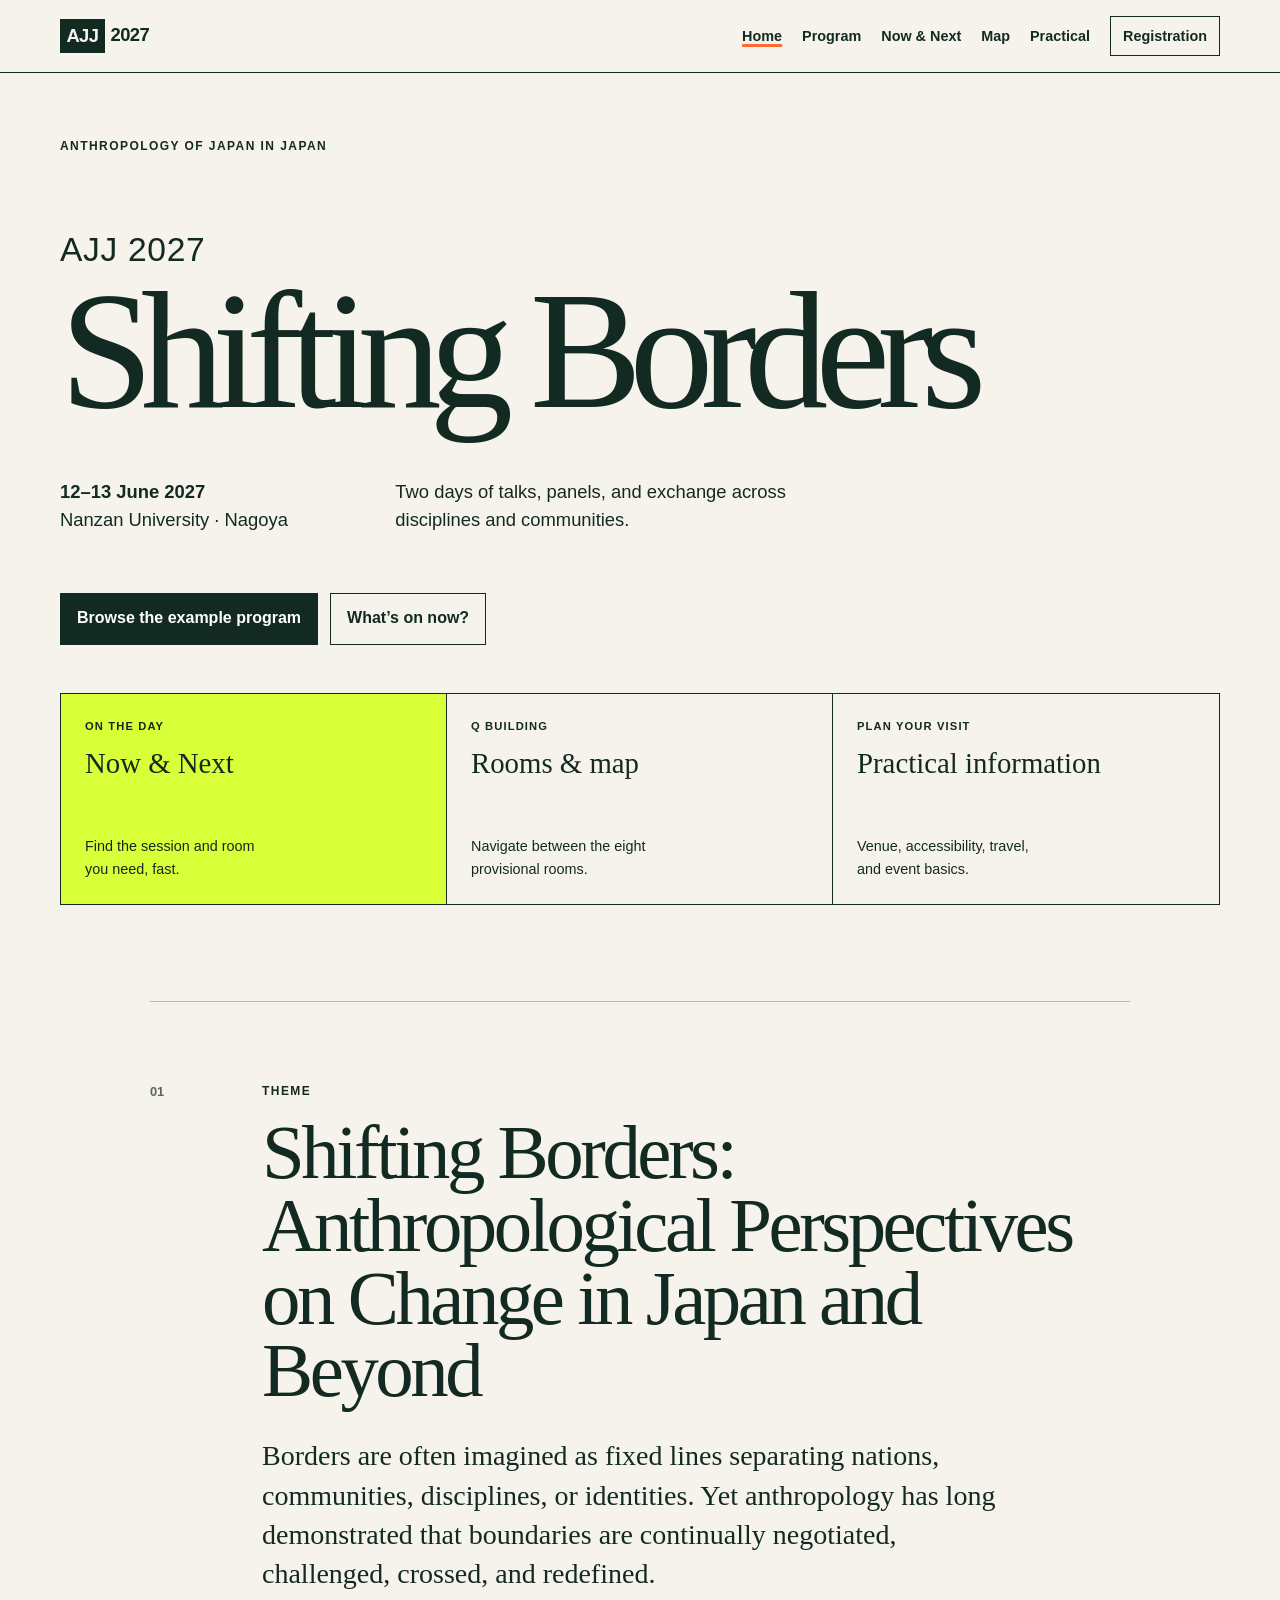
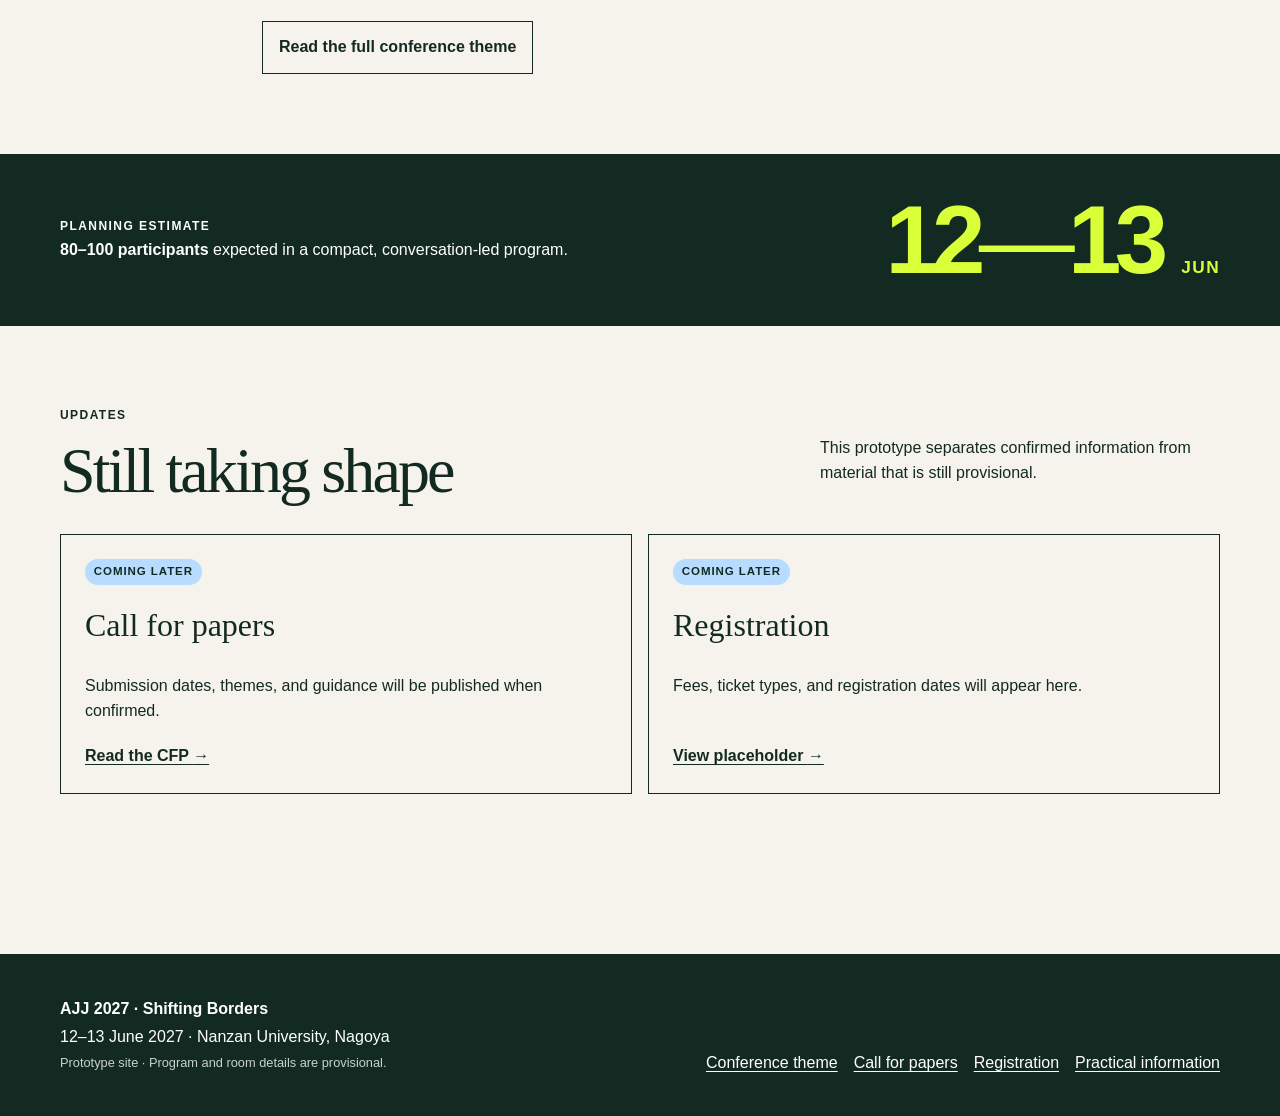
<file: index.html>
<!doctype html>
<html lang="en">
<head>
  <meta charset="utf-8">
  <meta name="viewport" content="width=device-width, initial-scale=1">
  <meta name="theme-color" content="#132a22">
  <meta name="description" content="AJJ 2027: Shifting Borders, 12–13 June 2027 at Nanzan University, Nagoya.">
  <title>AJJ 2027 — Shifting Borders</title>
  <link rel="icon" href="assets/favicon.svg" type="image/svg+xml">
  <link rel="stylesheet" href="assets/styles.css">
  <script src="assets/site.js" defer></script>
</head>
<body>
  <a class="skip-link" href="#main">Skip to main content</a>
  <header class="site-header" data-header></header>
  <main id="main">
    <section class="hero wrap">
      <div class="eyebrow">Anthropology of Japan in Japan</div>
      <h1><span>AJJ 2027</span> Shifting Borders</h1>
      <div class="hero-meta">
        <p><strong>12–13 June 2027</strong><br>Nanzan University · Nagoya</p>
        <p>Two days of talks, panels, and exchange across disciplines and communities.</p>
      </div>
      <div class="hero-actions">
        <a class="button button-primary" href="program.html">Browse the example program</a>
        <a class="button" href="now.html">What’s on now?</a>
      </div>
    </section>

    <section class="quick-grid wrap" aria-label="Conference essentials">
      <a class="quick-card quick-now" href="now.html">
        <span class="card-kicker">On the day</span>
        <strong>Now &amp; Next</strong>
        <span>Find the session and room you need, fast.</span>
      </a>
      <a class="quick-card" href="map.html">
        <span class="card-kicker">Q Building</span>
        <strong>Rooms &amp; map</strong>
        <span>Navigate between the eight provisional rooms.</span>
      </a>
      <a class="quick-card" href="practical.html">
        <span class="card-kicker">Plan your visit</span>
        <strong>Practical information</strong>
        <span>Venue, accessibility, travel, and event basics.</span>
      </a>
    </section>

    <section class="statement wrap narrow">
      <div class="section-number" aria-hidden="true">01</div>
      <div>
        <p class="eyebrow">Theme</p>
        <h2>Shifting Borders: Anthropological Perspectives on Change in Japan and Beyond</h2>
        <p class="lede">Borders are often imagined as fixed lines separating nations, communities, disciplines, or identities. Yet anthropology has long demonstrated that boundaries are continually negotiated, challenged, crossed, and redefined.</p>
        <a class="button" href="theme.html">Read the full conference theme</a>
      </div>
    </section>

    <section class="notice-band">
      <div class="wrap notice-inner">
        <div>
          <p class="eyebrow">Planning estimate</p>
          <p><strong>80–100 participants</strong> expected in a compact, conversation-led program.</p>
        </div>
        <div class="date-mark" aria-label="12 and 13 June">12<span>—</span>13 <small>JUN</small></div>
      </div>
    </section>

    <section class="wrap cards-section">
      <div class="section-heading">
        <div><p class="eyebrow">Updates</p><h2>Still taking shape</h2></div>
        <p>This prototype separates confirmed information from material that is still provisional.</p>
      </div>
      <div class="info-grid">
        <article class="info-card"><span class="status status-placeholder">Coming later</span><h3>Call for papers</h3><p>Submission dates, themes, and guidance will be published when confirmed.</p><a href="cfp.html">Read the CFP <span aria-hidden="true">→</span></a></article>
        <article class="info-card"><span class="status status-placeholder">Coming later</span><h3>Registration</h3><p>Fees, ticket types, and registration dates will appear here.</p><a href="registration.html">View placeholder <span aria-hidden="true">→</span></a></article>
      </div>
    </section>
  </main>
  <footer class="site-footer" data-footer></footer>
</body>
</html>
</file>
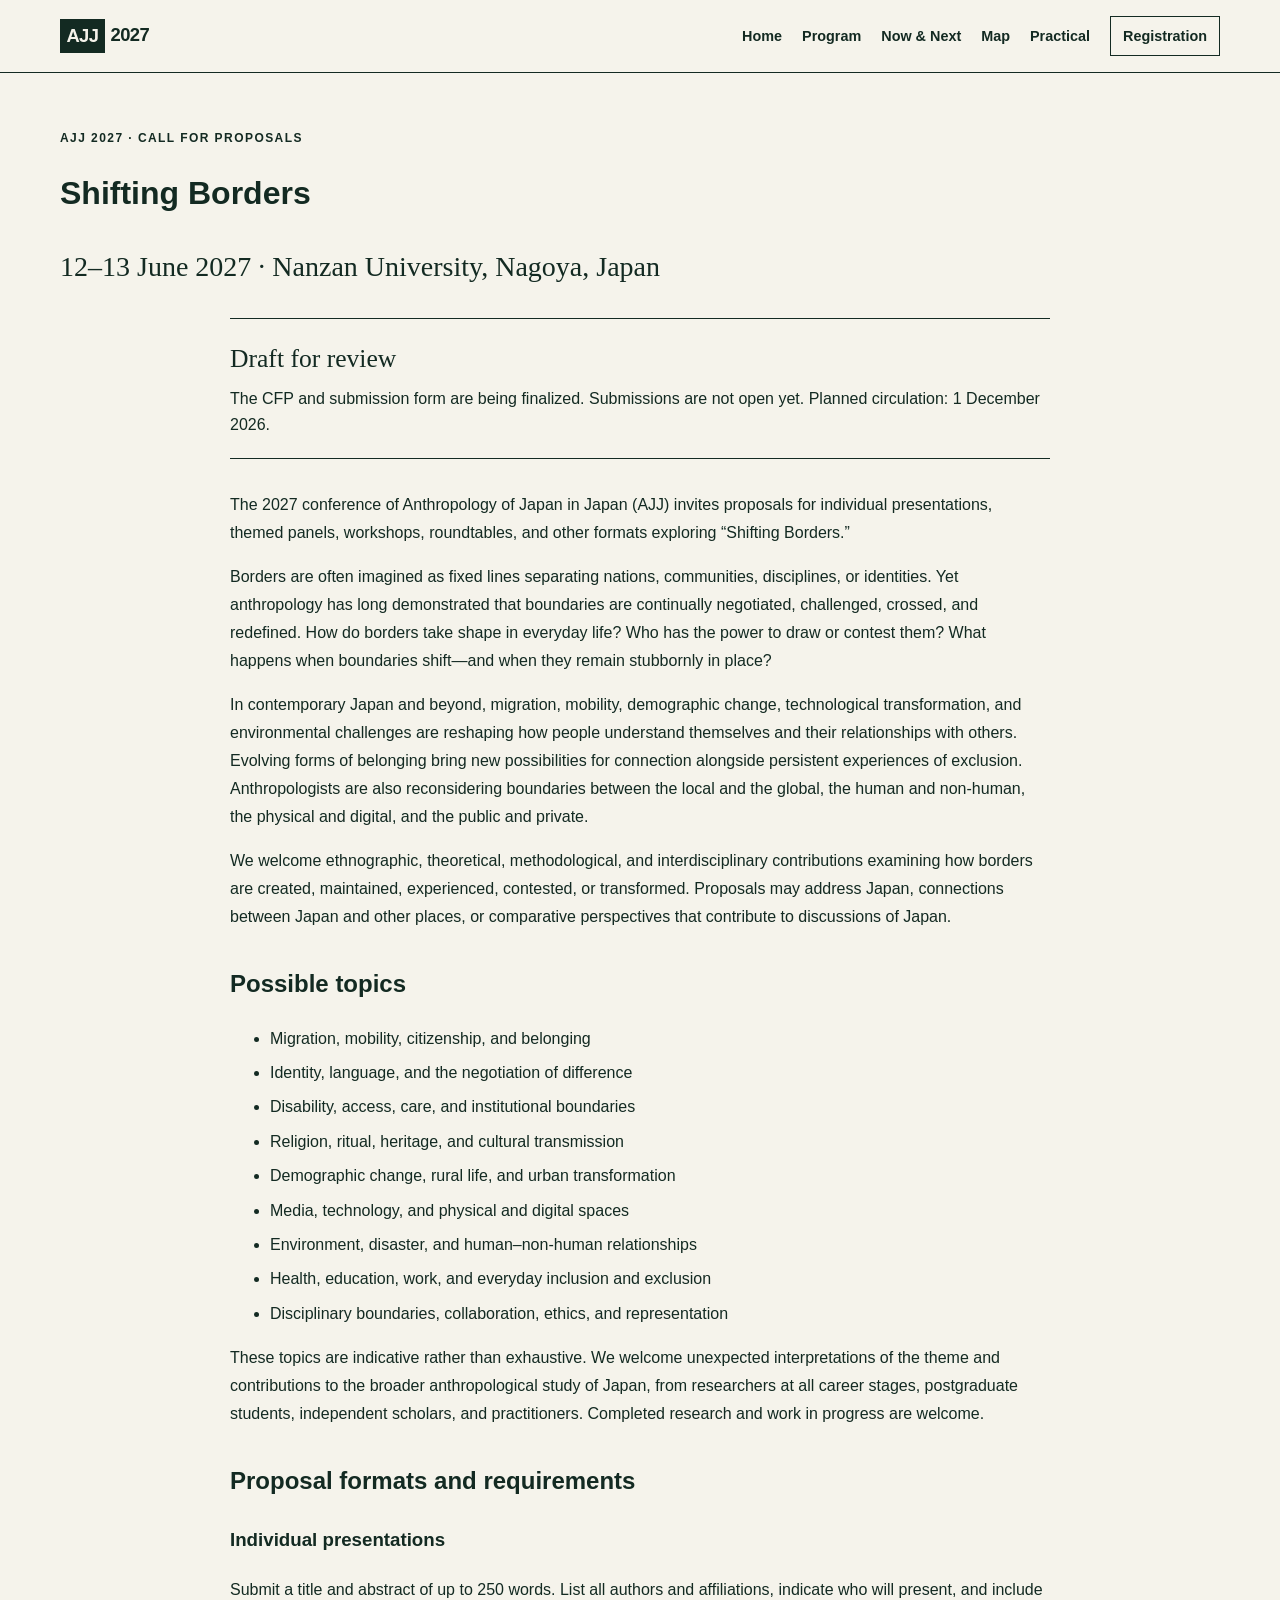
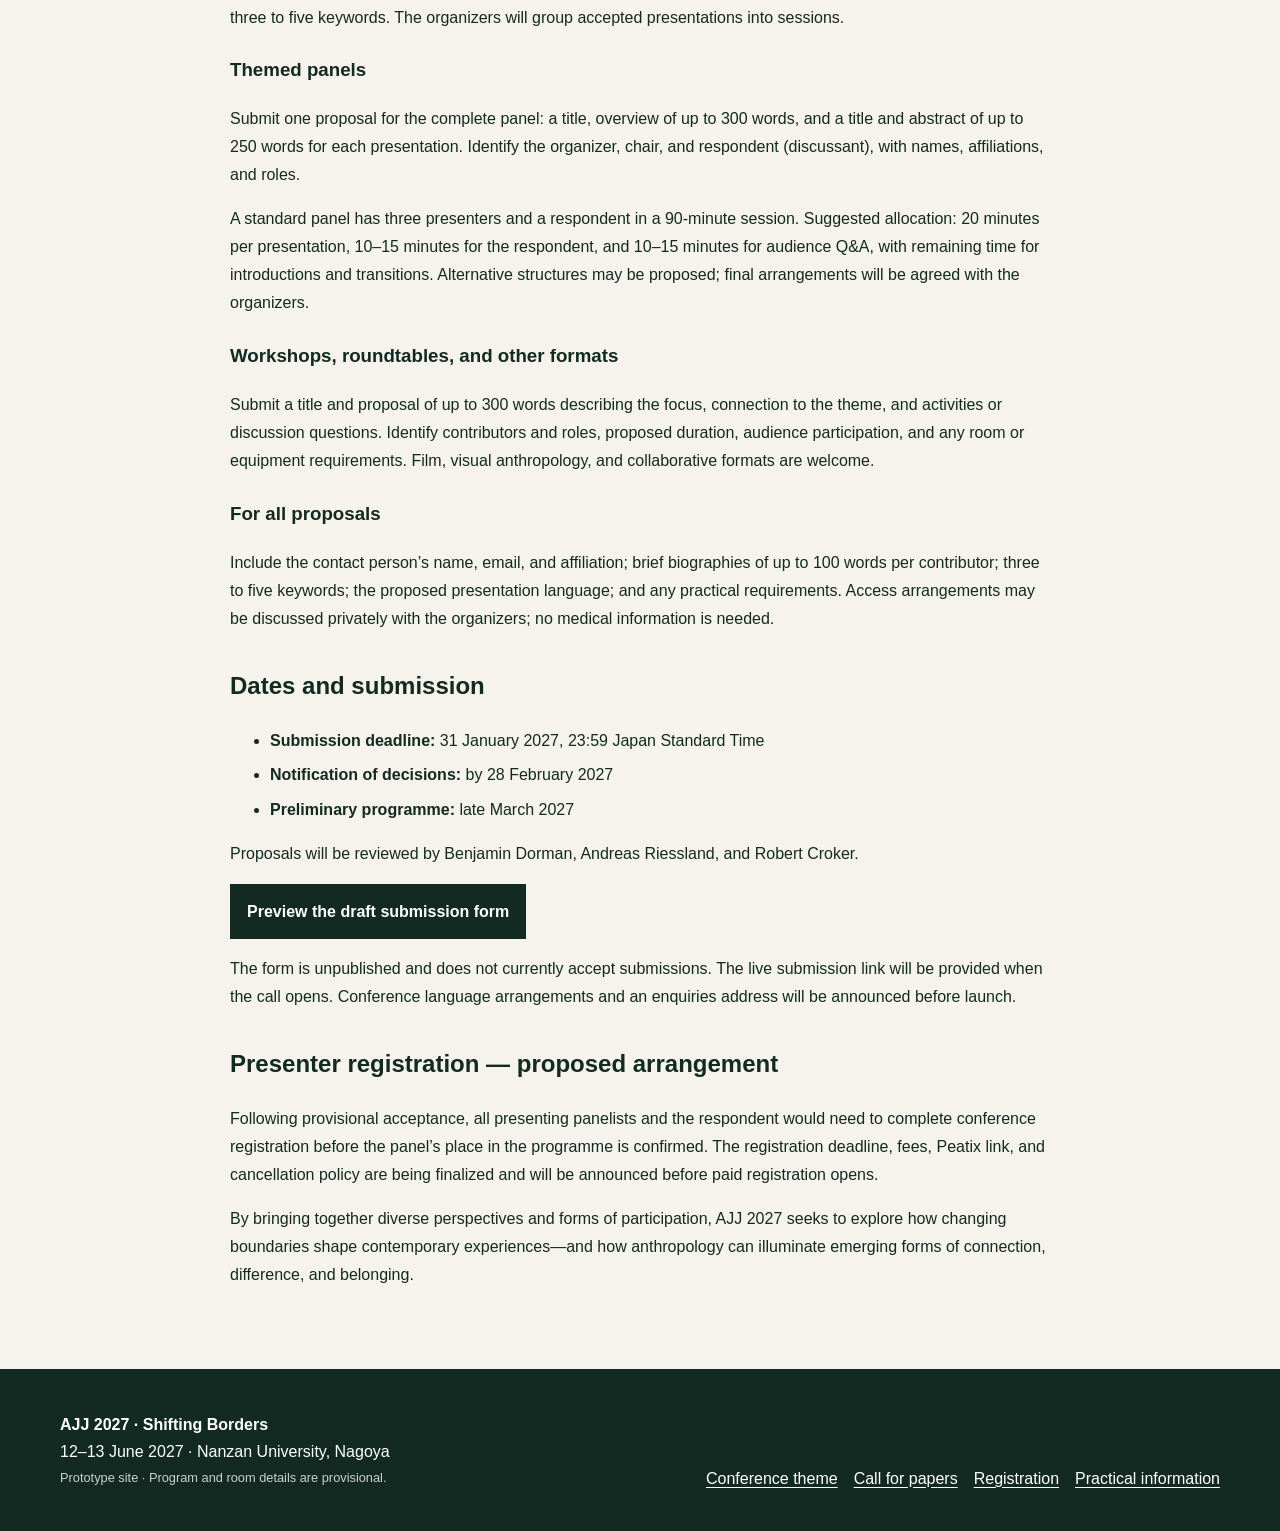
<file: cfp.html>
<!doctype html>
<html lang="en">
<head>
  <meta charset="utf-8">
  <meta name="viewport" content="width=device-width, initial-scale=1">
  <meta name="theme-color" content="#132a22">
  <title>Call for papers — AJJ 2027</title>
  <link rel="icon" href="assets/favicon.svg" type="image/svg+xml">
  <link rel="stylesheet" href="assets/styles.css">
  <style>.cfp-notice{max-width:820px;margin:2rem auto;padding:1.25rem 0;border-block:1px solid var(--ink)}.cfp-notice h2{font-family:var(--serif);font-size:1.6rem;font-weight:400;margin:0 0 .5rem}.cfp-notice p{margin:0;line-height:1.6}.cfp-copy{max-width:820px;margin:2rem auto;line-height:1.75}.cfp-copy h2{margin-top:2rem}.cfp-copy h3{margin-top:1.4rem}.cfp-copy li{margin-bottom:.4rem}</style>
  <script src="assets/site.js" defer></script>
</head>
<body>
  <a class="skip-link" href="#main">Skip to main content</a>
  <header class="site-header" data-header></header>
  <main id="main" class="wrap page-main">
    <p class="eyebrow">AJJ 2027 · Call for proposals</p>
    <h1>Shifting Borders</h1>
    <p class="lede">12–13 June 2027 · Nanzan University, Nagoya, Japan</p>
    <aside class="cfp-notice" aria-label="Submission status"><h2>Draft for review</h2><p>The CFP and submission form are being finalized. Submissions are not open yet. Planned circulation: 1 December 2026.</p></aside>
    <article class="cfp-copy">
      <p>The 2027 conference of Anthropology of Japan in Japan (AJJ) invites proposals for individual presentations, themed panels, workshops, roundtables, and other formats exploring “Shifting Borders.”</p>
      <p>Borders are often imagined as fixed lines separating nations, communities, disciplines, or identities. Yet anthropology has long demonstrated that boundaries are continually negotiated, challenged, crossed, and redefined. How do borders take shape in everyday life? Who has the power to draw or contest them? What happens when boundaries shift—and when they remain stubbornly in place?</p>
      <p>In contemporary Japan and beyond, migration, mobility, demographic change, technological transformation, and environmental challenges are reshaping how people understand themselves and their relationships with others. Evolving forms of belonging bring new possibilities for connection alongside persistent experiences of exclusion. Anthropologists are also reconsidering boundaries between the local and the global, the human and non-human, the physical and digital, and the public and private.</p>
      <p>We welcome ethnographic, theoretical, methodological, and interdisciplinary contributions examining how borders are created, maintained, experienced, contested, or transformed. Proposals may address Japan, connections between Japan and other places, or comparative perspectives that contribute to discussions of Japan.</p>
      <h2>Possible topics</h2>
      <ul>
        <li>Migration, mobility, citizenship, and belonging</li>
        <li>Identity, language, and the negotiation of difference</li>
        <li>Disability, access, care, and institutional boundaries</li>
        <li>Religion, ritual, heritage, and cultural transmission</li>
        <li>Demographic change, rural life, and urban transformation</li>
        <li>Media, technology, and physical and digital spaces</li>
        <li>Environment, disaster, and human–non-human relationships</li>
        <li>Health, education, work, and everyday inclusion and exclusion</li>
        <li>Disciplinary boundaries, collaboration, ethics, and representation</li>
      </ul>
      <p>These topics are indicative rather than exhaustive. We welcome unexpected interpretations of the theme and contributions to the broader anthropological study of Japan, from researchers at all career stages, postgraduate students, independent scholars, and practitioners. Completed research and work in progress are welcome.</p>
      <h2>Proposal formats and requirements</h2>
      <h3>Individual presentations</h3>
      <p>Submit a title and abstract of up to 250 words. List all authors and affiliations, indicate who will present, and include three to five keywords. The organizers will group accepted presentations into sessions.</p>
      <h3>Themed panels</h3>
      <p>Submit one proposal for the complete panel: a title, overview of up to 300 words, and a title and abstract of up to 250 words for each presentation. Identify the organizer, chair, and respondent (discussant), with names, affiliations, and roles.</p>
      <p>A standard panel has three presenters and a respondent in a 90-minute session. Suggested allocation: 20 minutes per presentation, 10–15 minutes for the respondent, and 10–15 minutes for audience Q&amp;A, with remaining time for introductions and transitions. Alternative structures may be proposed; final arrangements will be agreed with the organizers.</p>
      <h3>Workshops, roundtables, and other formats</h3>
      <p>Submit a title and proposal of up to 300 words describing the focus, connection to the theme, and activities or discussion questions. Identify contributors and roles, proposed duration, audience participation, and any room or equipment requirements. Film, visual anthropology, and collaborative formats are welcome.</p>
      <h3>For all proposals</h3>
      <p>Include the contact person’s name, email, and affiliation; brief biographies of up to 100 words per contributor; three to five keywords; the proposed presentation language; and any practical requirements. Access arrangements may be discussed privately with the organizers; no medical information is needed.</p>
      <h2>Dates and submission</h2>
      <ul>
        <li><strong>Submission deadline:</strong> 31 January 2027, 23:59 Japan Standard Time</li>
        <li><strong>Notification of decisions:</strong> by 28 February 2027</li>
        <li><strong>Preliminary programme:</strong> late March 2027</li>
      </ul>
      <p>Proposals will be reviewed by Benjamin Dorman, Andreas Riessland, and Robert Croker.</p>
      <p><a class="button button-primary" href="https://docs.google.com/forms/d/1UtIPwDvTZlntBcJdyBHjZ-_YmI5R8d8Bi3z2b_EVCsg/preview">Preview the draft submission form</a></p>
      <p>The form is unpublished and does not currently accept submissions. The live submission link will be provided when the call opens. Conference language arrangements and an enquiries address will be announced before launch.</p>
      <h2>Presenter registration — proposed arrangement</h2>
      <p>Following provisional acceptance, all presenting panelists and the respondent would need to complete conference registration before the panel’s place in the programme is confirmed. The registration deadline, fees, Peatix link, and cancellation policy are being finalized and will be announced before paid registration opens.</p>
      <p>By bringing together diverse perspectives and forms of participation, AJJ 2027 seeks to explore how changing boundaries shape contemporary experiences—and how anthropology can illuminate emerging forms of connection, difference, and belonging.</p>
    </article>

  </main>
  <footer class="site-footer" data-footer></footer>
</body>
</html>
</file>
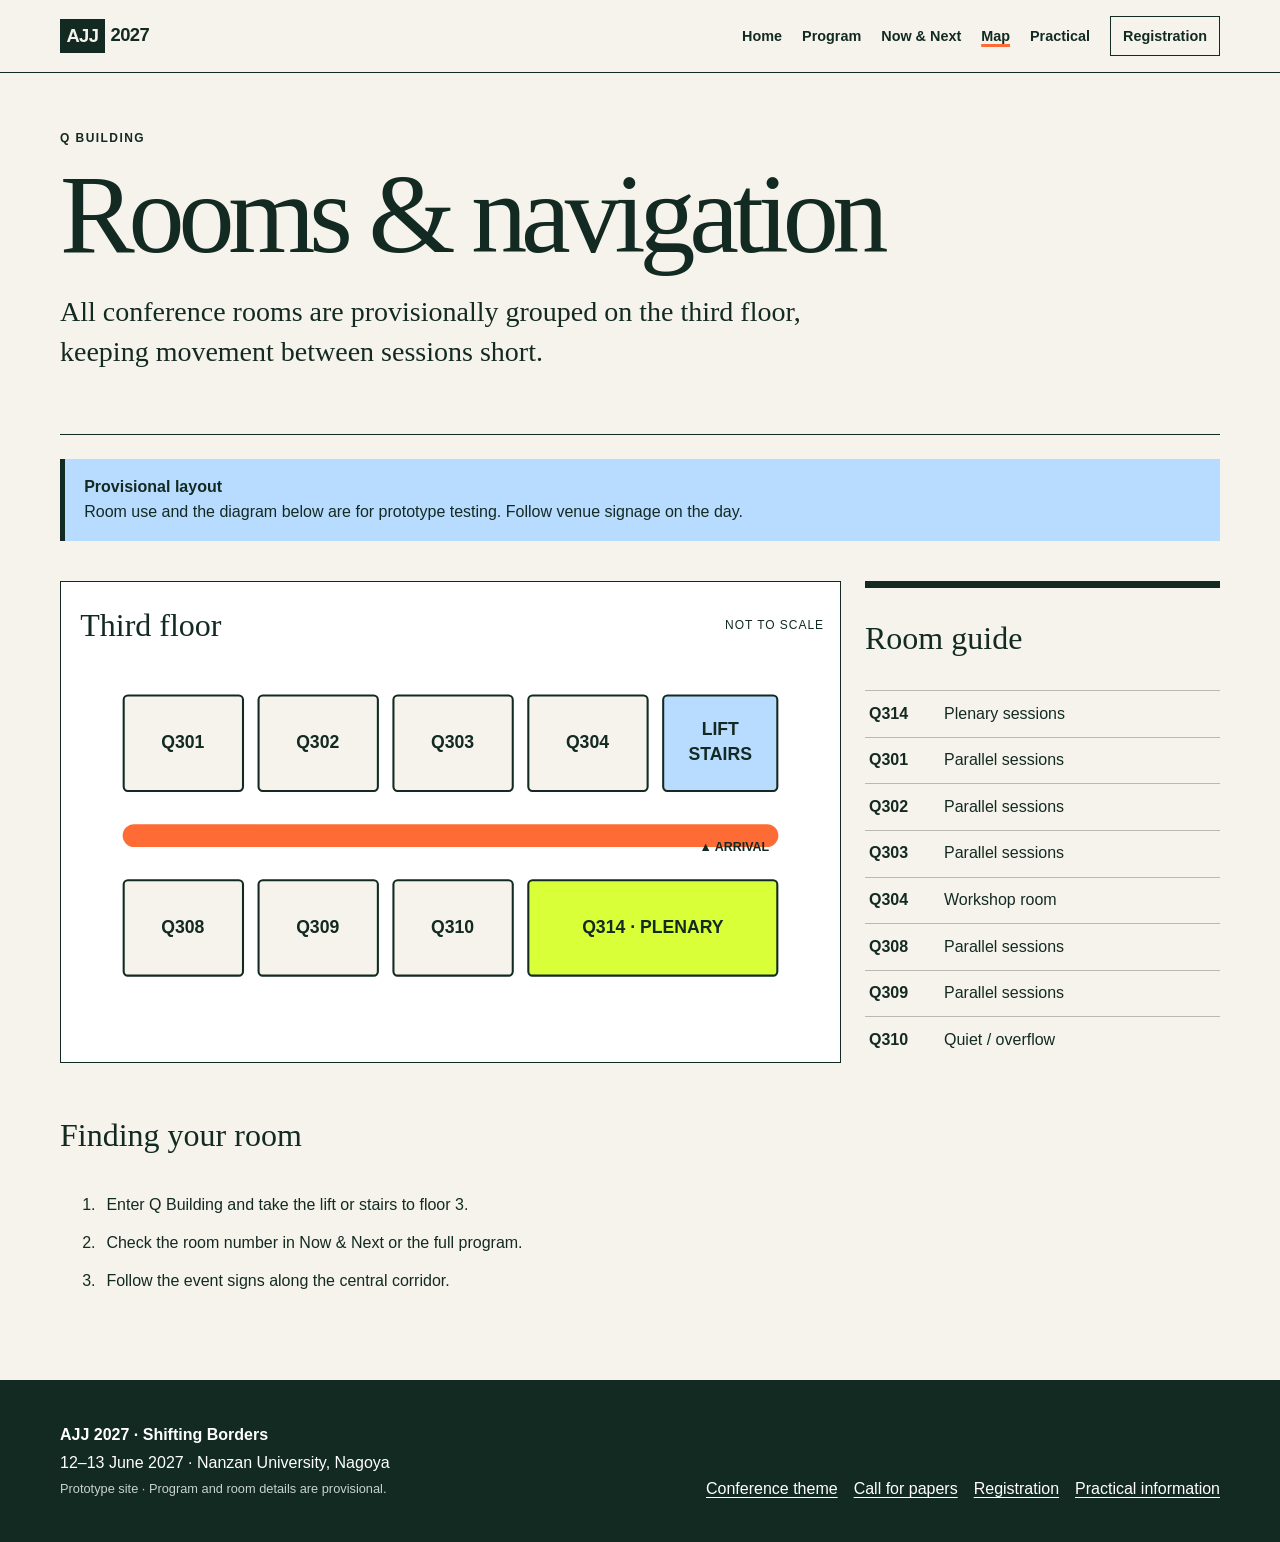
<file: map.html>
<!doctype html><html lang="en"><head><meta charset="utf-8"><meta name="viewport" content="width=device-width, initial-scale=1"><meta name="theme-color" content="#132a22"><title>Rooms &amp; map — AJJ 2027</title><link rel="icon" href="assets/favicon.svg" type="image/svg+xml"><link rel="stylesheet" href="assets/styles.css"><script src="assets/site.js" defer></script></head>
<body><a class="skip-link" href="#main">Skip to main content</a><header class="site-header" data-header></header><main id="main" class="wrap page-main"><div class="page-title"><p class="eyebrow">Q Building</p><h1>Rooms &amp; navigation</h1><p class="lede">All conference rooms are provisionally grouped on the third floor, keeping movement between sessions short.</p></div><div class="prototype-note" role="note"><strong>Provisional layout</strong> Room use and the diagram below are for prototype testing. Follow venue signage on the day.</div><div class="map-layout"><section class="floor-plan" aria-labelledby="floor-title"><div class="map-topline"><h2 id="floor-title">Third floor</h2><span>Not to scale</span></div><svg viewBox="0 0 720 350" role="img" aria-labelledby="map-title map-desc"><title id="map-title">Provisional Q Building third-floor room diagram</title><desc id="map-desc">Rooms Q301 to Q304 are on the upper corridor. Rooms Q308 to Q310 and Q314 are on the lower corridor. Stairs and lift are at the center.</desc><path class="corridor" d="M55 175H665"/><g class="map-room"><rect x="45" y="40" width="115" height="92" rx="4"/><text x="102" y="91">Q301</text></g><g class="map-room"><rect x="175" y="40" width="115" height="92" rx="4"/><text x="232" y="91">Q302</text></g><g class="map-room"><rect x="305" y="40" width="115" height="92" rx="4"/><text x="362" y="91">Q303</text></g><g class="map-room"><rect x="435" y="40" width="115" height="92" rx="4"/><text x="492" y="91">Q304</text></g><g class="map-core"><rect x="565" y="40" width="110" height="92" rx="4"/><text x="620" y="78">LIFT</text><text x="620" y="102">STAIRS</text></g><g class="map-room"><rect x="45" y="218" width="115" height="92" rx="4"/><text x="102" y="269">Q308</text></g><g class="map-room"><rect x="175" y="218" width="115" height="92" rx="4"/><text x="232" y="269">Q309</text></g><g class="map-room"><rect x="305" y="218" width="115" height="92" rx="4"/><text x="362" y="269">Q310</text></g><g class="map-room featured"><rect x="435" y="218" width="240" height="92" rx="4"/><text x="555" y="269">Q314 · PLENARY</text></g><text class="you-are-here" x="600" y="190">▲ ARRIVAL</text></svg></section><aside class="room-key"><h2>Room guide</h2><ul><li><a href="program.html#Q314"><strong>Q314</strong><span>Plenary sessions</span></a></li><li><a href="program.html#Q301"><strong>Q301</strong><span>Parallel sessions</span></a></li><li><a href="program.html#Q302"><strong>Q302</strong><span>Parallel sessions</span></a></li><li><a href="program.html#Q303"><strong>Q303</strong><span>Parallel sessions</span></a></li><li><a href="program.html#Q304"><strong>Q304</strong><span>Workshop room</span></a></li><li><a href="program.html#Q308"><strong>Q308</strong><span>Parallel sessions</span></a></li><li><a href="program.html#Q309"><strong>Q309</strong><span>Parallel sessions</span></a></li><li><a href="program.html#Q310"><strong>Q310</strong><span>Quiet / overflow</span></a></li></ul></aside></div><section class="route-help"><h2>Finding your room</h2><ol><li>Enter Q Building and take the lift or stairs to floor 3.</li><li>Check the room number in Now &amp; Next or the full program.</li><li>Follow the event signs along the central corridor.</li></ol></section></main><footer class="site-footer" data-footer></footer></body></html>
</file>
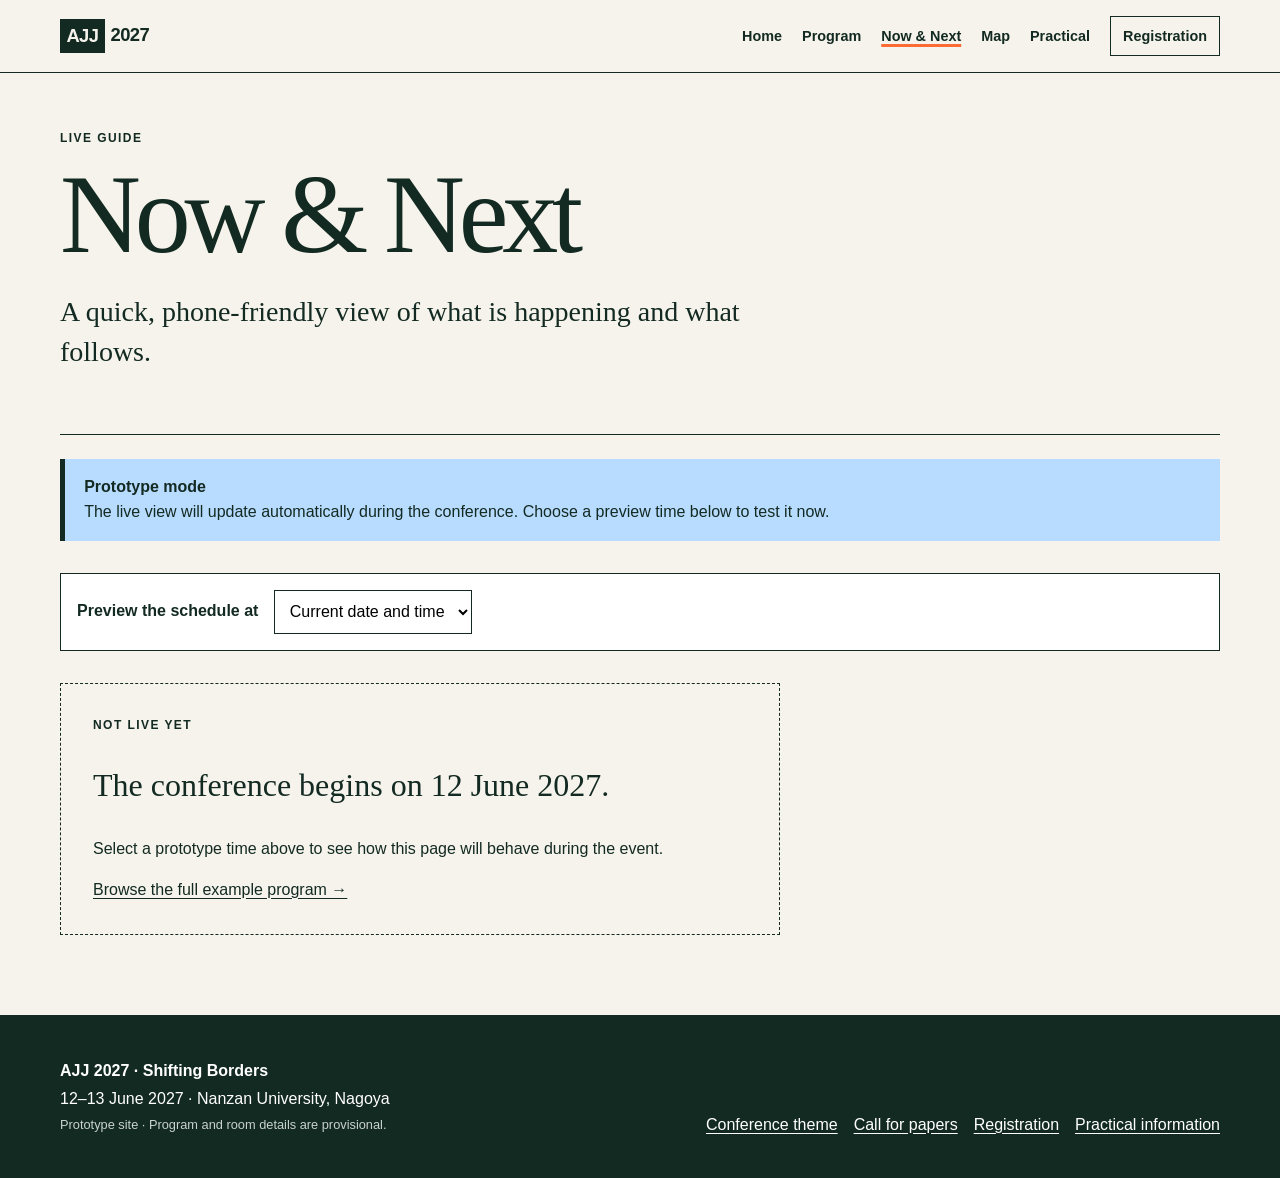
<file: now.html>
<!doctype html><html lang="en"><head><meta charset="utf-8"><meta name="viewport" content="width=device-width, initial-scale=1"><meta name="theme-color" content="#132a22"><title>Now &amp; Next — AJJ 2027</title><link rel="icon" href="assets/favicon.svg" type="image/svg+xml"><link rel="stylesheet" href="assets/styles.css"><script src="assets/site.js" defer></script><script src="assets/now.js" defer></script></head>
<body><a class="skip-link" href="#main">Skip to main content</a><header class="site-header" data-header></header><main id="main" class="wrap page-main"><div class="page-title"><p class="eyebrow">Live guide</p><h1>Now &amp; Next</h1><p class="lede">A quick, phone-friendly view of what is happening and what follows.</p></div><div class="prototype-note" role="note"><strong>Prototype mode</strong> The live view will update automatically during the conference. Choose a preview time below to test it now.</div><div class="time-machine"><label for="preview-time">Preview the schedule at</label><select id="preview-time"><option value="live">Current date and time</option><option value="2027-06-12T09:45:00+09:00">Saturday · 09:45</option><option value="2027-06-12T11:45:00+09:00">Saturday · 11:45</option><option value="2027-06-12T15:00:00+09:00">Saturday · 15:00</option><option value="2027-06-13T10:00:00+09:00">Sunday · 10:00</option><option value="2027-06-13T14:30:00+09:00">Sunday · 14:30</option></select></div><div id="now-output" aria-live="polite"><p>Loading example program…</p></div></main><footer class="site-footer" data-footer></footer></body></html>
</file>
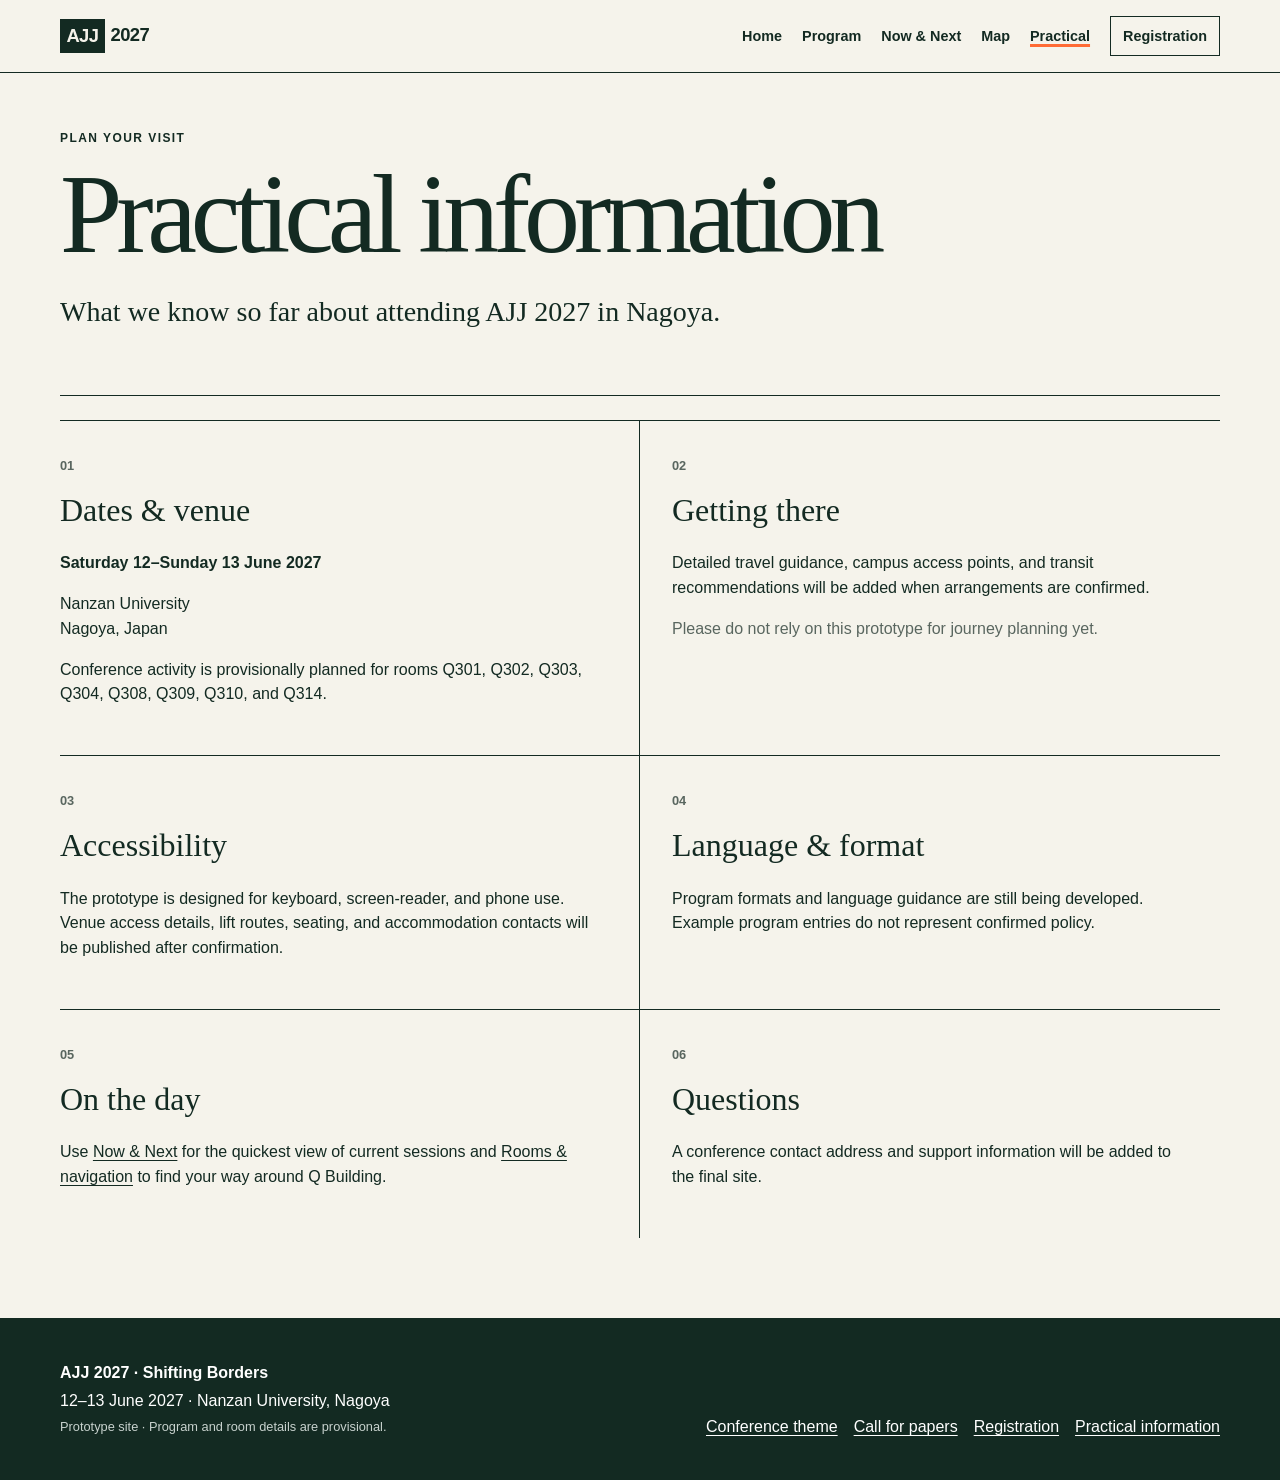
<file: practical.html>
<!doctype html><html lang="en"><head><meta charset="utf-8"><meta name="viewport" content="width=device-width, initial-scale=1"><meta name="theme-color" content="#132a22"><title>Practical information — AJJ 2027</title><link rel="icon" href="assets/favicon.svg" type="image/svg+xml"><link rel="stylesheet" href="assets/styles.css"><script src="assets/site.js" defer></script></head>
<body><a class="skip-link" href="#main">Skip to main content</a><header class="site-header" data-header></header><main id="main" class="wrap page-main"><div class="page-title"><p class="eyebrow">Plan your visit</p><h1>Practical information</h1><p class="lede">What we know so far about attending AJJ 2027 in Nagoya.</p></div><div class="practical-grid"><section><span class="section-number">01</span><h2>Dates &amp; venue</h2><p><strong>Saturday 12–Sunday 13 June 2027</strong></p><p>Nanzan University<br>Nagoya, Japan</p><p>Conference activity is provisionally planned for rooms Q301, Q302, Q303, Q304, Q308, Q309, Q310, and Q314.</p></section><section><span class="section-number">02</span><h2>Getting there</h2><p>Detailed travel guidance, campus access points, and transit recommendations will be added when arrangements are confirmed.</p><p class="muted">Please do not rely on this prototype for journey planning yet.</p></section><section><span class="section-number">03</span><h2>Accessibility</h2><p>The prototype is designed for keyboard, screen-reader, and phone use. Venue access details, lift routes, seating, and accommodation contacts will be published after confirmation.</p></section><section><span class="section-number">04</span><h2>Language &amp; format</h2><p>Program formats and language guidance are still being developed. Example program entries do not represent confirmed policy.</p></section><section><span class="section-number">05</span><h2>On the day</h2><p>Use <a href="now.html">Now &amp; Next</a> for the quickest view of current sessions and <a href="map.html">Rooms &amp; navigation</a> to find your way around Q Building.</p></section><section><span class="section-number">06</span><h2>Questions</h2><p>A conference contact address and support information will be added to the final site.</p></section></div></main><footer class="site-footer" data-footer></footer></body></html>
</file>
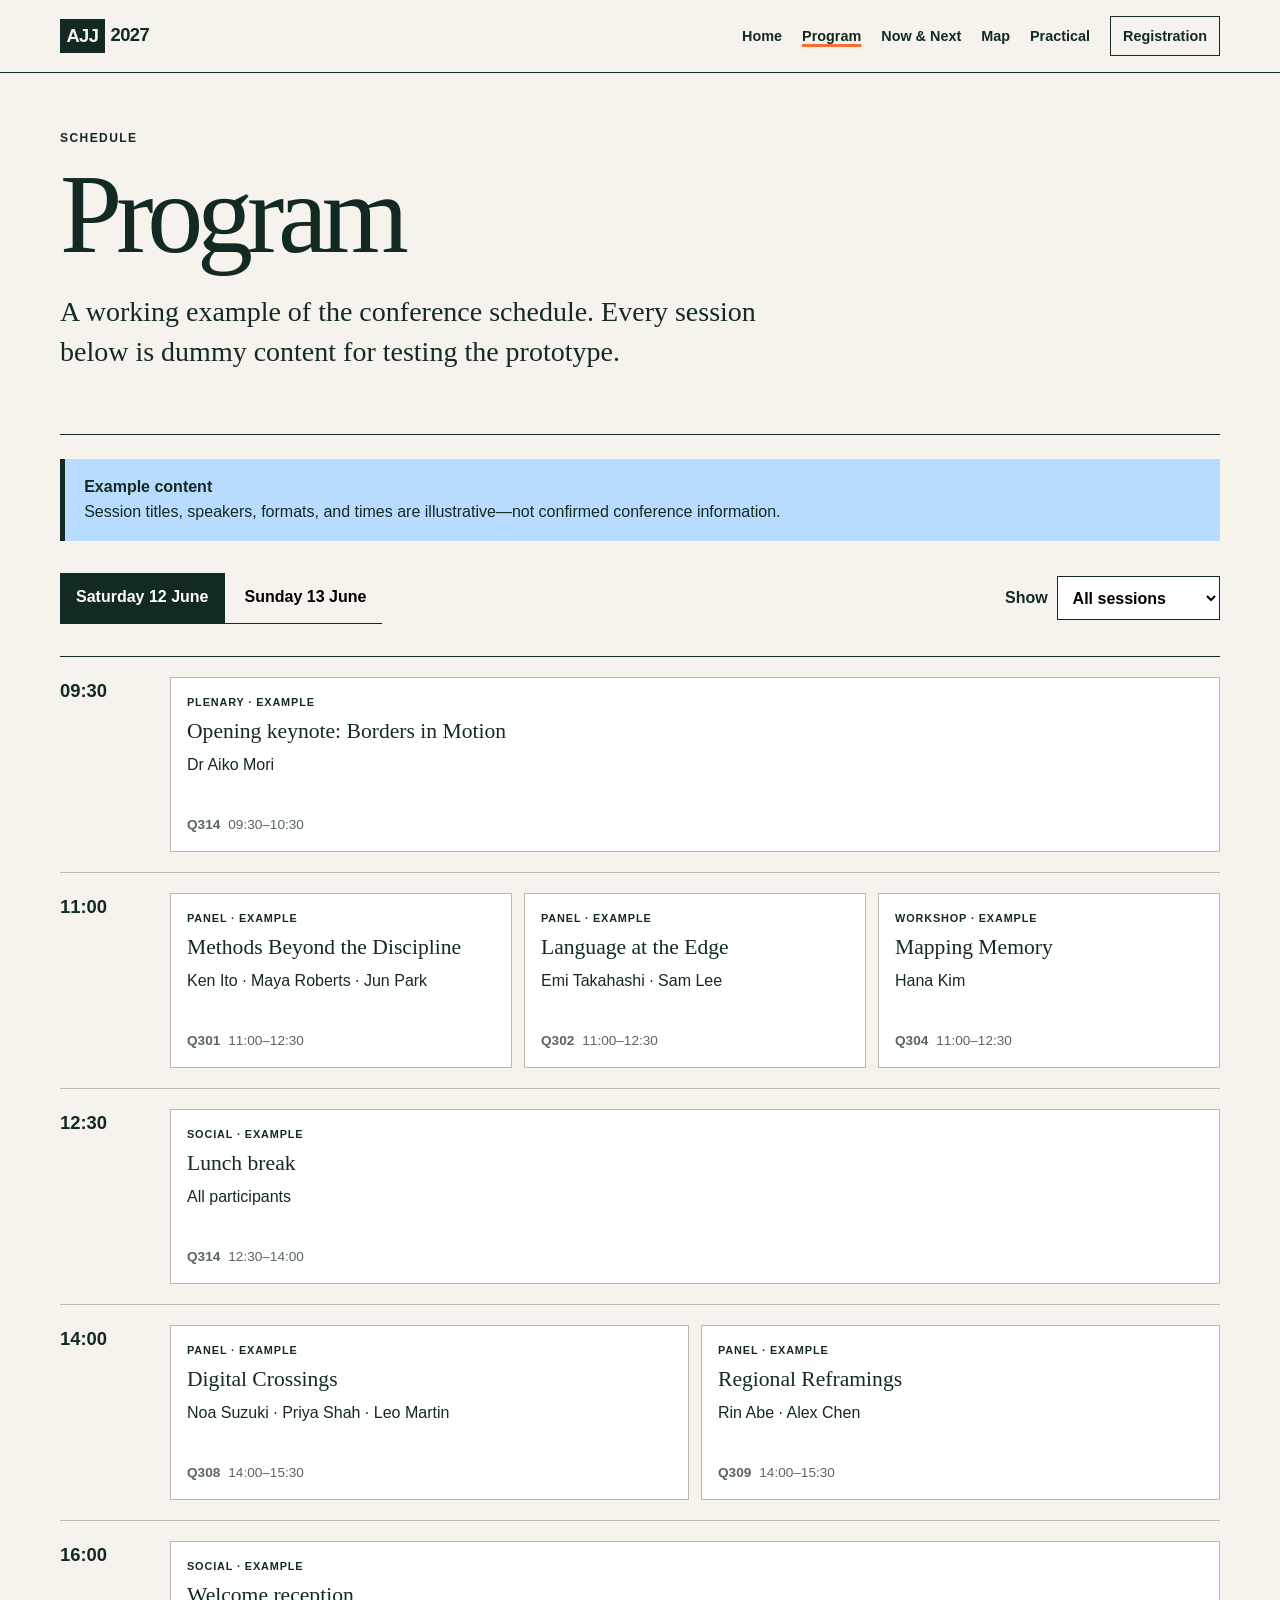
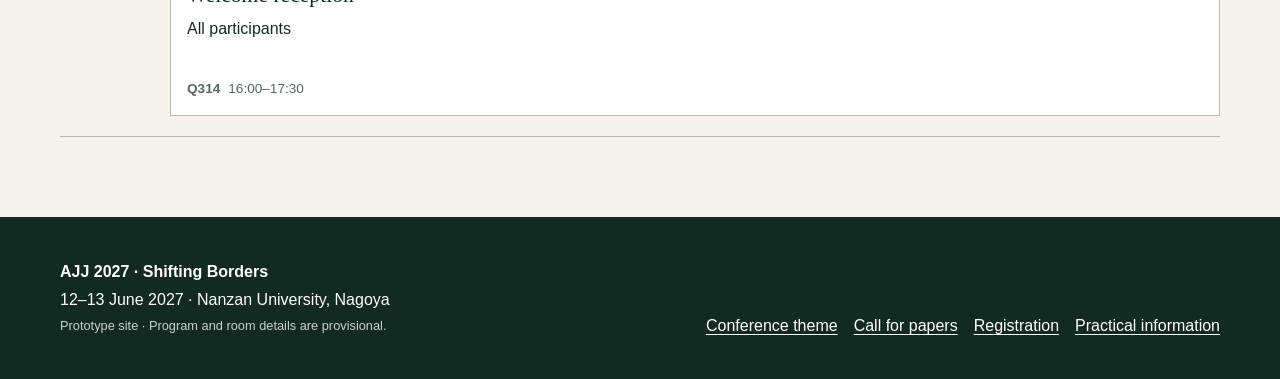
<file: program.html>
<!doctype html><html lang="en"><head><meta charset="utf-8"><meta name="viewport" content="width=device-width, initial-scale=1"><meta name="theme-color" content="#132a22"><title>Program — AJJ 2027</title><link rel="icon" href="assets/favicon.svg" type="image/svg+xml"><link rel="stylesheet" href="assets/styles.css"><script src="assets/site.js" defer></script><script src="assets/program.js" defer></script></head>
<body><a class="skip-link" href="#main">Skip to main content</a><header class="site-header" data-header></header><main id="main" class="wrap page-main"><div class="page-title"><p class="eyebrow">Schedule</p><h1>Program</h1><p class="lede">A working example of the conference schedule. Every session below is dummy content for testing the prototype.</p></div><div class="prototype-note" role="note"><strong>Example content</strong> Session titles, speakers, formats, and times are illustrative—not confirmed conference information.</div><div class="program-controls" aria-label="Program controls"><div class="day-tabs" role="tablist" aria-label="Conference day"><button type="button" role="tab" aria-selected="true" data-day="2027-06-12">Saturday 12 June</button><button type="button" role="tab" aria-selected="false" data-day="2027-06-13">Sunday 13 June</button></div><label class="filter-label" for="program-filter">Show <select id="program-filter"><option value="all">All sessions</option><option value="plenary">Plenaries</option><option value="panel">Panels</option><option value="workshop">Workshops</option><option value="social">Breaks &amp; social</option></select></label></div><div id="program-list" class="program-list" aria-live="polite"><p>Loading example program…</p></div></main><footer class="site-footer" data-footer></footer></body></html>
</file>
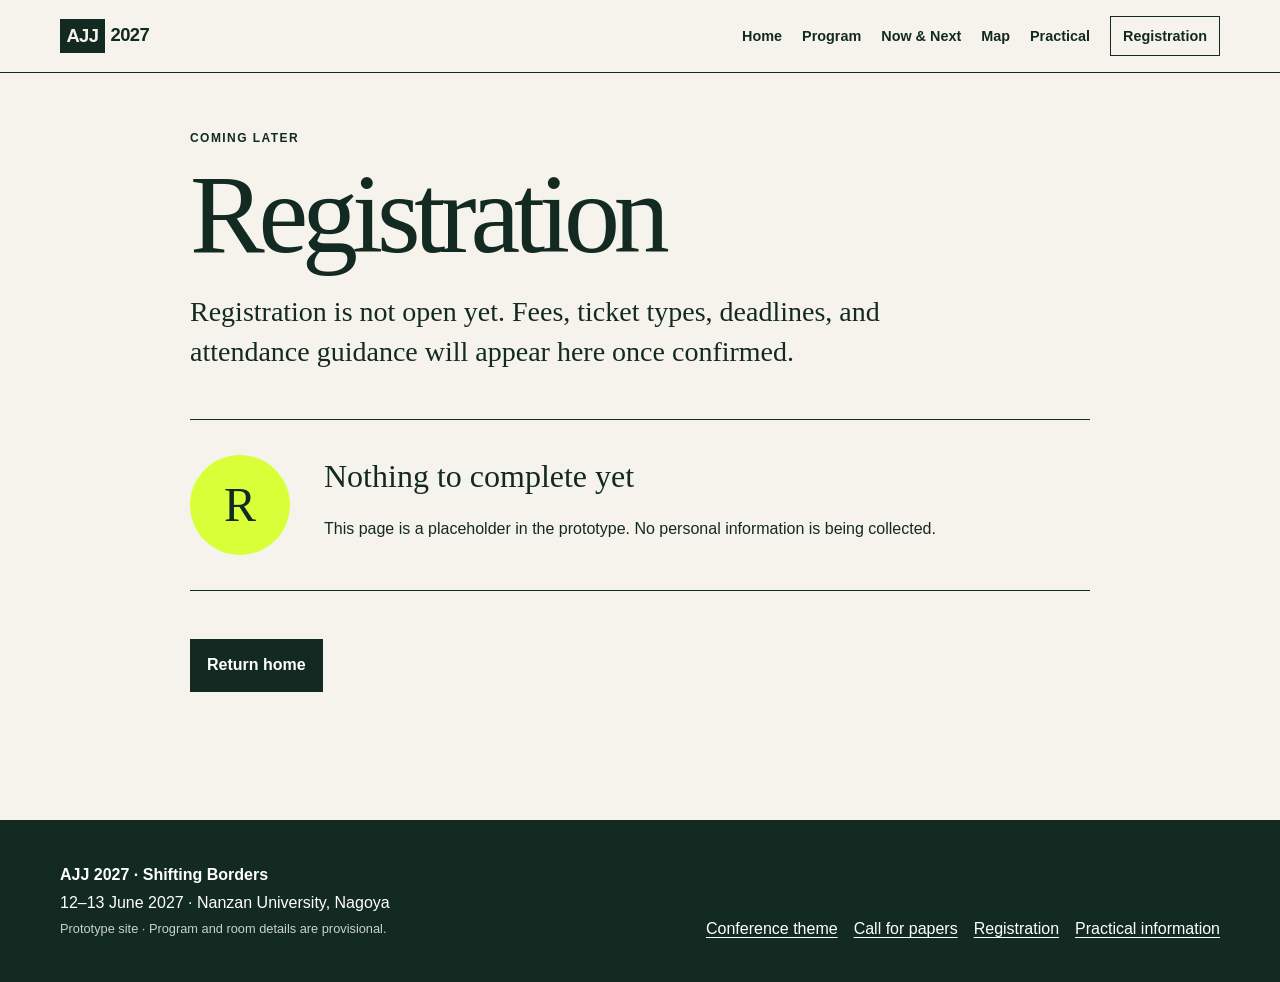
<file: registration.html>
<!doctype html><html lang="en"><head><meta charset="utf-8"><meta name="viewport" content="width=device-width, initial-scale=1"><meta name="theme-color" content="#132a22"><title>Registration — AJJ 2027</title><link rel="icon" href="assets/favicon.svg" type="image/svg+xml"><link rel="stylesheet" href="assets/styles.css"><script src="assets/site.js" defer></script></head><body><a class="skip-link" href="#main">Skip to main content</a><header class="site-header" data-header></header><main id="main" class="wrap page-main placeholder-page"><p class="eyebrow">Coming later</p><h1>Registration</h1><p class="lede">Registration is not open yet. Fees, ticket types, deadlines, and attendance guidance will appear here once confirmed.</p><div class="placeholder-panel"><span aria-hidden="true">R</span><div><h2>Nothing to complete yet</h2><p>This page is a placeholder in the prototype. No personal information is being collected.</p></div></div><a class="button button-primary" href="index.html">Return home</a></main><footer class="site-footer" data-footer></footer></body></html>
</file>
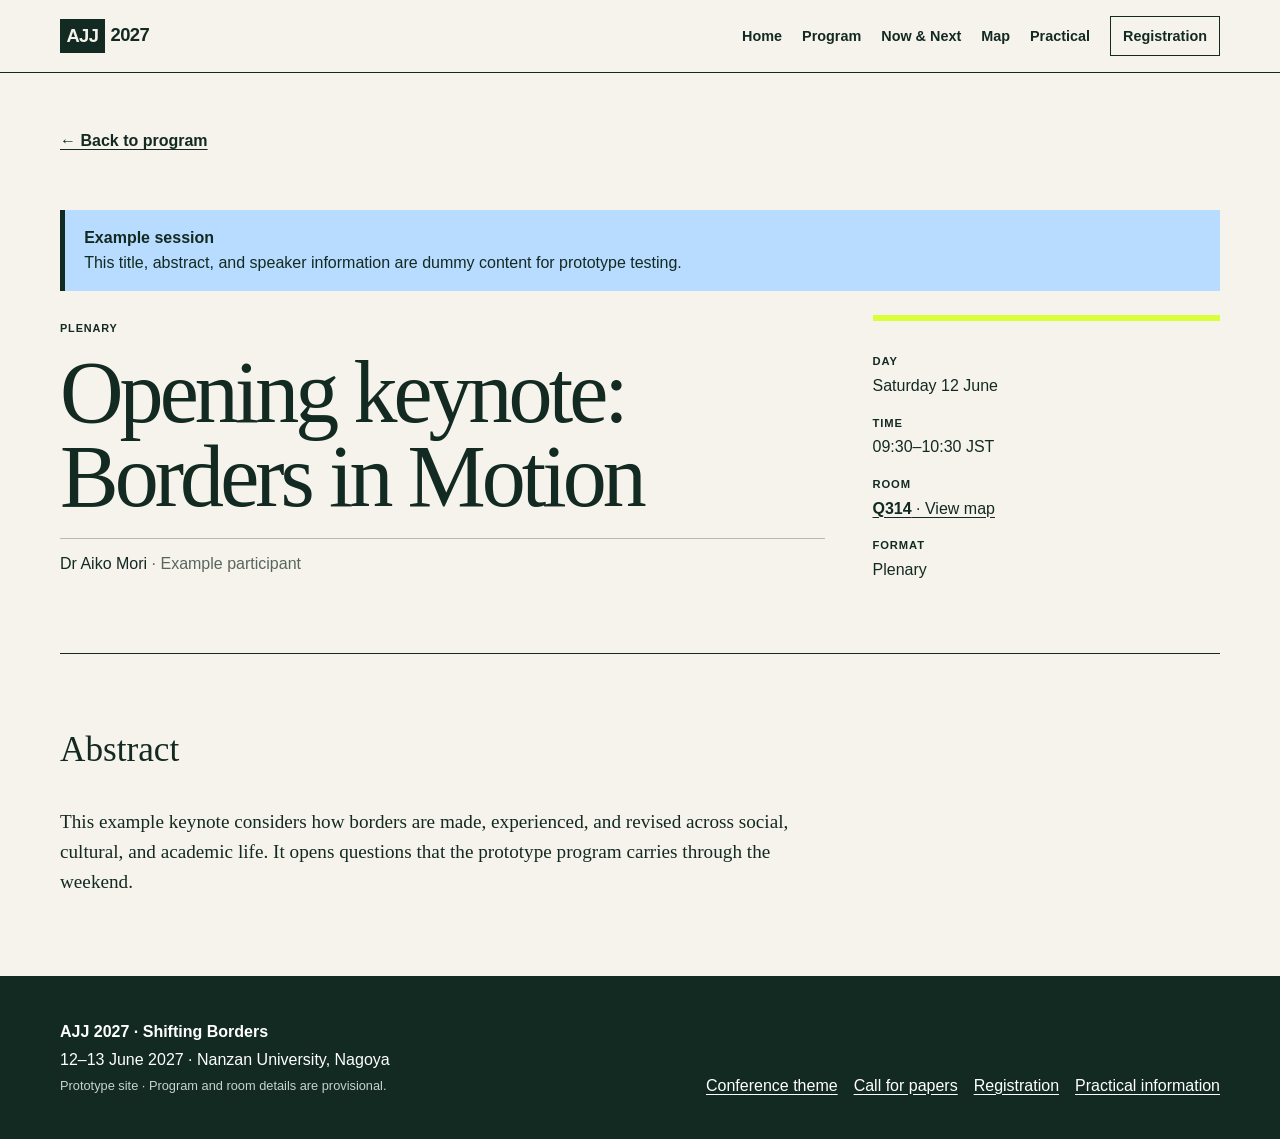
<file: session.html>
<!doctype html><html lang="en"><head><meta charset="utf-8"><meta name="viewport" content="width=device-width, initial-scale=1"><meta name="theme-color" content="#132a22"><title>Session — AJJ 2027</title><link rel="icon" href="assets/favicon.svg" type="image/svg+xml"><link rel="stylesheet" href="assets/styles.css"><script src="assets/site.js" defer></script><script src="assets/session.js" defer></script></head>
<body><a class="skip-link" href="#main">Skip to main content</a><header class="site-header" data-header></header><main id="main" class="wrap page-main"><a class="back-link" href="program.html">← Back to program</a><article id="session-detail"><p>Loading session…</p></article></main><footer class="site-footer" data-footer></footer></body></html>
</file>
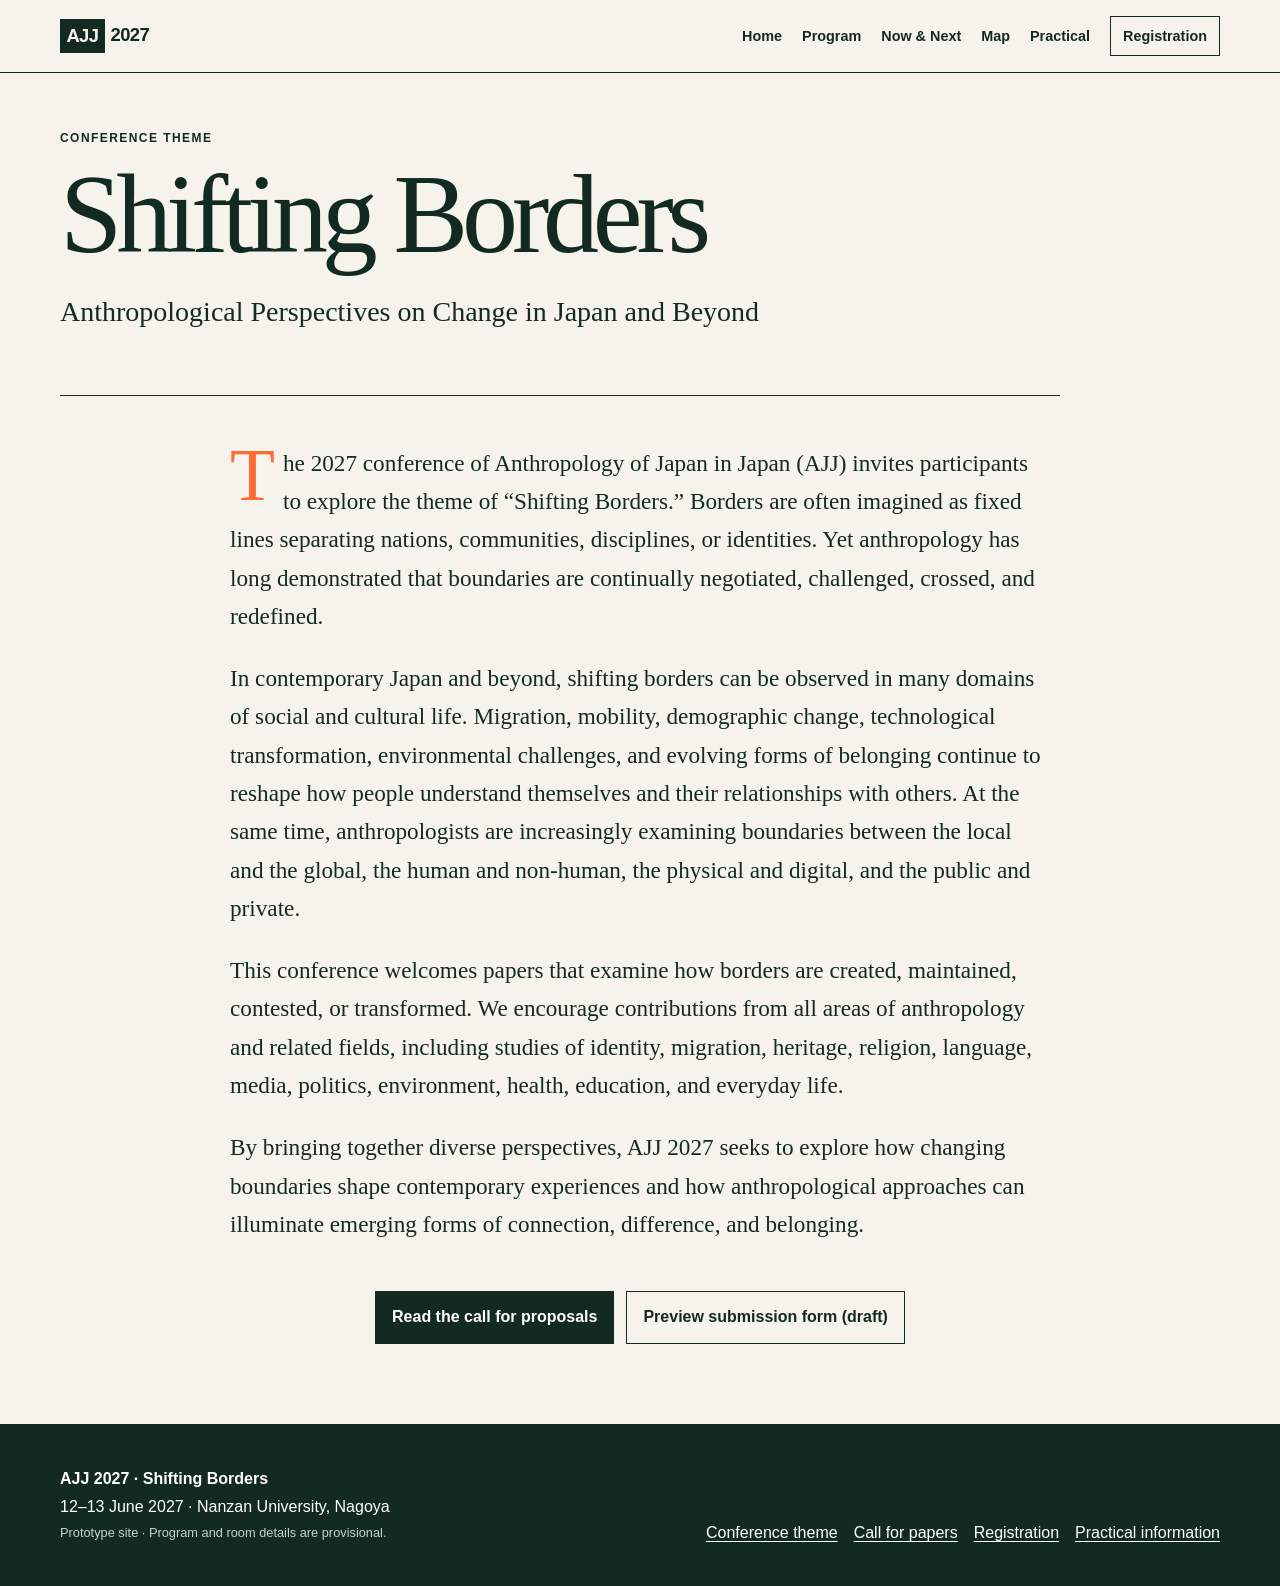
<file: theme.html>
<!doctype html>
<html lang="en">
<head>
  <meta charset="utf-8">
  <meta name="viewport" content="width=device-width, initial-scale=1">
  <meta name="theme-color" content="#132a22">
  <meta name="description" content="The theme for AJJ 2027: Shifting Borders—Anthropological Perspectives on Change in Japan and Beyond.">
  <title>Conference theme — AJJ 2027</title>
  <link rel="icon" href="assets/favicon.svg" type="image/svg+xml">
  <link rel="stylesheet" href="assets/styles.css">
  <link rel="stylesheet" href="assets/theme.css">
  <script src="assets/site.js" defer></script>
</head>
<body>
  <a class="skip-link" href="#main">Skip to main content</a>
  <header class="site-header" data-header></header>
  <main id="main" class="wrap page-main">
    <div class="page-title theme-title">
      <p class="eyebrow">Conference theme</p>
      <h1>Shifting Borders</h1>
      <p class="lede">Anthropological Perspectives on Change in Japan and Beyond</p>
    </div>
    <article class="theme-copy">
      <p>The 2027 conference of Anthropology of Japan in Japan (AJJ) invites participants to explore the theme of “Shifting Borders.” Borders are often imagined as fixed lines separating nations, communities, disciplines, or identities. Yet anthropology has long demonstrated that boundaries are continually negotiated, challenged, crossed, and redefined.</p>
      <p>In contemporary Japan and beyond, shifting borders can be observed in many domains of social and cultural life. Migration, mobility, demographic change, technological transformation, environmental challenges, and evolving forms of belonging continue to reshape how people understand themselves and their relationships with others. At the same time, anthropologists are increasingly examining boundaries between the local and the global, the human and non-human, the physical and digital, and the public and private.</p>
      <p>This conference welcomes papers that examine how borders are created, maintained, contested, or transformed. We encourage contributions from all areas of anthropology and related fields, including studies of identity, migration, heritage, religion, language, media, politics, environment, health, education, and everyday life.</p>
      <p>By bringing together diverse perspectives, AJJ 2027 seeks to explore how changing boundaries shape contemporary experiences and how anthropological approaches can illuminate emerging forms of connection, difference, and belonging.</p>
    </article>
    <div class="theme-actions">
      <a class="button button-primary" href="cfp.html">Read the call for proposals</a>
      <a class="button" href="https://docs.google.com/forms/d/1UtIPwDvTZlntBcJdyBHjZ-_YmI5R8d8Bi3z2b_EVCsg/preview">Preview submission form (draft)</a>
    </div>
  </main>
  <footer class="site-footer" data-footer></footer>
</body>
</html>
</file>
<file: assets/styles.css>
:root{--ink:#132a22;--paper:#f5f3eb;--white:#fff;--acid:#d8ff38;--orange:#ff6b35;--sky:#b8dcff;--line:#b9b9ad;--muted:#59665f;--max:1160px;--sans:Arial,Helvetica,sans-serif;--serif:Georgia,'Times New Roman',serif}*{box-sizing:border-box}html{scroll-behavior:smooth}body{margin:0;background:var(--paper);color:var(--ink);font-family:var(--sans);font-size:1rem;line-height:1.55}a{color:inherit;text-underline-offset:.2em}a:hover{text-decoration-thickness:2px}button,select{font:inherit}.wrap{width:min(calc(100% - 2rem),var(--max));margin-inline:auto}.narrow{max-width:980px}.skip-link{position:absolute;left:1rem;top:-5rem;background:var(--acid);padding:.7rem 1rem;z-index:100}.skip-link:focus{top:1rem}.site-header{border-bottom:1px solid var(--ink);background:rgba(245,243,235,.96);position:sticky;top:0;z-index:20}.nav-wrap{display:flex;align-items:center;min-height:72px;gap:1.5rem}.brand{font-weight:900;font-size:1.15rem;text-decoration:none;letter-spacing:-.03em;white-space:nowrap}.brand span{display:inline-block;background:var(--ink);color:var(--paper);padding:.15rem .4rem;margin-right:.35rem}.nav-toggle{display:none;margin-left:auto;border:1px solid var(--ink);background:transparent;padding:.45rem .65rem}.main-nav{margin-left:auto;display:flex;align-items:center;gap:1.25rem}.main-nav a{font-size:.9rem;font-weight:700;text-decoration:none}.main-nav a:hover,.main-nav a[aria-current="page"]{text-decoration:underline;text-decoration-thickness:3px;text-decoration-color:var(--orange)}.main-nav .nav-cta{border:1px solid var(--ink);padding:.5rem .75rem}.hero{padding-block:4rem 3rem;min-height:620px;display:flex;flex-direction:column;justify-content:space-between}.eyebrow{text-transform:uppercase;letter-spacing:.12em;font-weight:800;font-size:.75rem;margin:0 0 1rem}.hero h1{font-family:var(--serif);font-size:clamp(4rem,14vw,10.5rem);font-weight:400;letter-spacing:-.075em;line-height:.78;margin:2.2rem 0;max-width:1000px}.hero h1 span{display:block;font-family:var(--sans);font-size:.2em;letter-spacing:.02em;line-height:1;margin:0 0 1.2rem;text-transform:uppercase}.hero-meta{display:grid;grid-template-columns:1fr 1.4fr;gap:2rem;max-width:760px;font-size:1.15rem}.hero-meta p{margin:0}.hero-actions{display:flex;gap:.75rem;flex-wrap:wrap;margin-top:2rem}.button{display:inline-flex;align-items:center;justify-content:center;border:1.5px solid var(--ink);padding:.8rem 1rem;min-height:48px;text-decoration:none;font-weight:800;background:transparent}.button:hover{background:var(--sky)}.button-primary{background:var(--ink);color:var(--white)}.button-primary:hover{background:#24463b}.quick-grid{display:grid;grid-template-columns:repeat(3,1fr);border:1px solid var(--ink);margin-bottom:6rem}.quick-card{padding:1.5rem;min-height:210px;display:flex;flex-direction:column;text-decoration:none;border-right:1px solid var(--ink);transition:background .15s}.quick-card:last-child{border-right:0}.quick-card:hover{background:var(--sky)}.quick-card strong{font-family:var(--serif);font-size:1.8rem;font-weight:400;margin:.35rem 0 auto}.quick-card span:last-child{font-size:.9rem;max-width:24ch}.quick-now{background:var(--acid)}.card-kicker{text-transform:uppercase;font-weight:800;font-size:.7rem;letter-spacing:.1em}.statement{display:grid;grid-template-columns:80px 1fr;gap:2rem;padding-block:5rem;border-top:1px solid var(--line)}.section-number{font-size:.8rem;font-weight:800;color:var(--muted)}.statement h2,.section-heading h2{font-family:var(--serif);font-size:clamp(2.4rem,6vw,5rem);font-weight:400;line-height:.95;letter-spacing:-.045em;margin:0 0 1.5rem}.lede{font-family:var(--serif);font-size:clamp(1.25rem,2.3vw,1.75rem);line-height:1.4;max-width:760px}.notice-band{background:var(--ink);color:var(--white)}.notice-inner{display:flex;align-items:center;justify-content:space-between;padding-block:3rem;gap:2rem}.notice-inner p{margin:.2rem 0}.date-mark{font-size:clamp(3rem,8vw,6rem);font-weight:900;letter-spacing:-.07em;line-height:.8;color:var(--acid);white-space:nowrap}.date-mark span{font-weight:300}.date-mark small{font-size:.18em;letter-spacing:.08em}.cards-section{padding-block:5rem}.section-heading{display:flex;justify-content:space-between;align-items:end;gap:2rem;margin-bottom:2rem}.section-heading h2{font-size:clamp(2rem,5vw,4rem);margin:0}.section-heading>p{max-width:400px}.info-grid{display:grid;grid-template-columns:repeat(2,1fr);gap:1rem}.info-card{border:1px solid var(--ink);padding:1.5rem;min-height:260px;display:flex;flex-direction:column}.info-card h3{font-family:var(--serif);font-size:2rem;font-weight:400;margin:1rem 0 .5rem}.info-card a{margin-top:auto;font-weight:800}.status{display:inline-block;width:max-content;border-radius:999px;padding:.25rem .55rem;font-size:.72rem;text-transform:uppercase;letter-spacing:.08em;font-weight:800}.status-placeholder{background:var(--sky)}.site-footer{background:var(--ink);color:var(--white);margin-top:5rem}.footer-inner{padding-block:2.5rem;display:grid;grid-template-columns:1fr auto;gap:2rem;align-items:end}.footer-inner p{margin:.2rem 0}.footer-links{display:flex;gap:1rem;flex-wrap:wrap}.footer-note{font-size:.8rem;color:#c8d2ce}.page-main{padding-top:3.5rem;min-height:70vh}.page-title{padding-bottom:2.2rem;border-bottom:1px solid var(--ink);margin-bottom:1.5rem}.page-title h1,.placeholder-page h1{font-family:var(--serif);font-weight:400;letter-spacing:-.055em;font-size:clamp(3.5rem,9vw,7rem);line-height:.9;margin:0 0 1.5rem}.prototype-note{background:var(--sky);border-left:5px solid var(--ink);padding:1rem 1.2rem;margin-block:1.5rem}.prototype-note strong{display:block}.program-controls{display:flex;justify-content:space-between;align-items:center;gap:1rem;margin:2rem 0}.day-tabs{display:flex;border-bottom:1px solid var(--ink);gap:.25rem}.day-tabs button{border:0;background:transparent;padding:.8rem 1rem;font-weight:800;cursor:pointer}.day-tabs button[aria-selected="true"]{background:var(--ink);color:var(--white)}.filter-label{font-weight:700;display:flex;align-items:center;gap:.6rem}.filter-label select,.time-machine select{background:var(--white);border:1px solid var(--ink);padding:.65rem;min-height:44px}.program-list{border-top:1px solid var(--ink)}.time-group{display:grid;grid-template-columns:110px 1fr;border-bottom:1px solid var(--line);padding:1.25rem 0}.time-label{font-weight:900;font-size:1.15rem}.session-grid{display:grid;grid-template-columns:repeat(auto-fit,minmax(240px,1fr));gap:.75rem}.session-card{background:var(--white);border:1px solid var(--line);padding:1rem;display:flex;flex-direction:column;min-height:175px;text-decoration:none}.session-card:hover{border-color:var(--ink);box-shadow:5px 5px 0 var(--acid)}.session-card h3{font-family:var(--serif);font-size:1.35rem;font-weight:400;line-height:1.2;margin:.5rem 0}.session-meta{display:flex;gap:.5rem;flex-wrap:wrap;margin-top:auto;color:var(--muted);font-size:.85rem}.session-type{text-transform:uppercase;letter-spacing:.08em;font-size:.68rem;font-weight:800}.back-link{display:inline-block;margin-bottom:2rem;font-weight:800}.session-hero{display:grid;grid-template-columns:minmax(0,2.2fr) minmax(220px,1fr);gap:3rem;padding-bottom:3rem;border-bottom:1px solid var(--ink)}.session-hero h1{font-family:var(--serif);font-weight:400;letter-spacing:-.045em;font-size:clamp(2.8rem,7vw,5.5rem);line-height:.95;margin:.7rem 0 1.2rem}.session-facts{border-top:6px solid var(--acid);padding-top:1rem}.session-facts dl{margin:0}.session-facts dt{font-size:.7rem;text-transform:uppercase;letter-spacing:.08em;font-weight:800;margin-top:1rem}.session-facts dd{margin:.2rem 0}.abstract{max-width:780px;padding-top:2.5rem}.abstract h2{font-family:var(--serif);font-size:2.2rem;font-weight:400}.abstract p{font-family:var(--serif);font-size:1.2rem}.speaker-list{list-style:none;padding:0}.speaker-list li{border-top:1px solid var(--line);padding:.8rem 0}.time-machine{display:flex;align-items:center;gap:1rem;background:var(--white);border:1px solid var(--ink);padding:1rem;margin:2rem 0}.time-machine label{font-weight:800}.now-section{margin:2.5rem 0}.now-section h2{font-family:var(--serif);font-size:2.3rem;font-weight:400;border-bottom:1px solid var(--ink);padding-bottom:.5rem}.now-grid{display:grid;grid-template-columns:repeat(auto-fit,minmax(250px,1fr));gap:.8rem}.now-card{background:var(--white);border:1px solid var(--ink);padding:1.2rem}.now-card.current{box-shadow:7px 7px 0 var(--acid)}.now-card h3{font-family:var(--serif);font-size:1.45rem;font-weight:400;line-height:1.2}.now-card .room-link{display:inline-block;font-weight:900;background:var(--ink);color:var(--white);padding:.25rem .5rem;text-decoration:none}.empty-state{border:1px dashed var(--ink);padding:2rem;max-width:720px}.empty-state h2{font-family:var(--serif);font-size:2rem;font-weight:400}.map-layout{display:grid;grid-template-columns:2.2fr 1fr;gap:1.5rem;margin-top:2.5rem}.floor-plan{background:var(--white);border:1px solid var(--ink);padding:1rem}.map-topline{display:flex;justify-content:space-between;align-items:center}.map-topline h2{font-family:var(--serif);font-size:2rem;font-weight:400;margin:.2rem}.map-topline span{font-size:.75rem;text-transform:uppercase;letter-spacing:.08em}.floor-plan svg{width:100%;height:auto}.map-room rect{fill:var(--paper);stroke:var(--ink);stroke-width:2}.map-room text,.map-core text{font-size:17px;font-weight:800;text-anchor:middle;fill:var(--ink)}.map-core rect{fill:var(--sky);stroke:var(--ink);stroke-width:2}.featured rect{fill:var(--acid)}.corridor{stroke:var(--orange);stroke-width:22;stroke-linecap:round}.you-are-here{font-size:12px;font-weight:800;fill:var(--ink)}.room-key{border-top:7px solid var(--ink)}.room-key h2{font-family:var(--serif);font-weight:400;font-size:2rem}.room-key ul{list-style:none;padding:0;margin:0}.room-key a{display:grid;grid-template-columns:75px 1fr;padding:.65rem .25rem;border-top:1px solid var(--line);text-decoration:none}.room-key a:hover{background:var(--acid)}.route-help{max-width:760px;margin:3rem 0}.route-help h2{font-family:var(--serif);font-size:2rem;font-weight:400}.route-help li{padding:.4rem}.practical-grid{display:grid;grid-template-columns:repeat(2,1fr);gap:0}.practical-grid section{padding:2rem;border-top:1px solid var(--ink)}.practical-grid section:nth-child(odd){border-right:1px solid var(--ink);padding-left:0}.practical-grid section h2{font-family:var(--serif);font-size:2rem;font-weight:400;margin:.5rem 0}.muted{color:var(--muted)}.placeholder-page{max-width:900px;padding-bottom:3rem}.placeholder-panel{display:grid;grid-template-columns:110px 1fr;gap:1.5rem;align-items:center;border-block:1px solid var(--ink);padding:2rem 0;margin:3rem 0}.placeholder-panel>span{background:var(--acid);width:100px;height:100px;border-radius:50%;display:grid;place-items:center;font-size:3rem;font-family:var(--serif)}.placeholder-panel h2{font-family:var(--serif);font-size:2rem;font-weight:400;margin:0}.error{border:1px solid var(--orange);padding:1rem}.noscript{padding:1rem;background:#fff0ea}.sr-only{position:absolute;width:1px;height:1px;padding:0;margin:-1px;overflow:hidden;clip:rect(0,0,0,0);white-space:nowrap;border:0}@media(max-width:800px){.nav-wrap{min-height:60px}.nav-toggle{display:block}.main-nav{display:none;position:absolute;left:0;right:0;top:60px;background:var(--paper);border-bottom:1px solid var(--ink);padding:1rem;flex-direction:column;align-items:stretch}.main-nav.open{display:flex}.main-nav a{padding:.5rem}.hero{min-height:540px;padding-block:2.5rem}.hero-meta{grid-template-columns:1fr}.quick-grid{grid-template-columns:1fr}.quick-card{min-height:160px;border-right:0;border-bottom:1px solid var(--ink)}.quick-card:last-child{border-bottom:0}.statement{grid-template-columns:1fr;padding-block:3.5rem}.section-heading{display:block}.notice-inner{align-items:flex-start;flex-direction:column}.info-grid,.practical-grid{grid-template-columns:1fr}.program-controls{align-items:stretch;flex-direction:column}.day-tabs{display:grid;grid-template-columns:1fr 1fr}.filter-label{justify-content:space-between}.time-group{grid-template-columns:1fr;gap:.8rem}.session-hero,.map-layout{grid-template-columns:1fr}.practical-grid section,.practical-grid section:nth-child(odd){border-right:0;padding-inline:0}.footer-inner{grid-template-columns:1fr}.time-machine{align-items:stretch;flex-direction:column}}@media(max-width:460px){.hero h1{font-size:3.8rem}.page-main{padding-top:2rem}.day-tabs button{font-size:.82rem;padding:.75rem .4rem}.session-grid,.now-grid{grid-template-columns:1fr}.placeholder-panel{grid-template-columns:1fr}.floor-plan{overflow-x:auto}.floor-plan svg{min-width:600px}.hero-actions .button{width:100%}}@media(prefers-reduced-motion:reduce){html{scroll-behavior:auto}*{transition:none!important}}
</file>
<file: assets/theme.css>
.theme-title{max-width:1000px}.theme-copy{max-width:820px;margin:3rem auto}.theme-copy p{font-family:var(--serif);font-size:clamp(1.18rem,2vw,1.45rem);line-height:1.65;margin:0 0 1.5rem}.theme-copy p:first-child::first-letter{float:left;font-size:4.6rem;line-height:.8;padding:.15rem .5rem 0 0;color:var(--orange)}.theme-actions{display:flex;gap:.75rem;flex-wrap:wrap;justify-content:center}@media(max-width:460px){.theme-actions .button{width:100%}}
</file>
